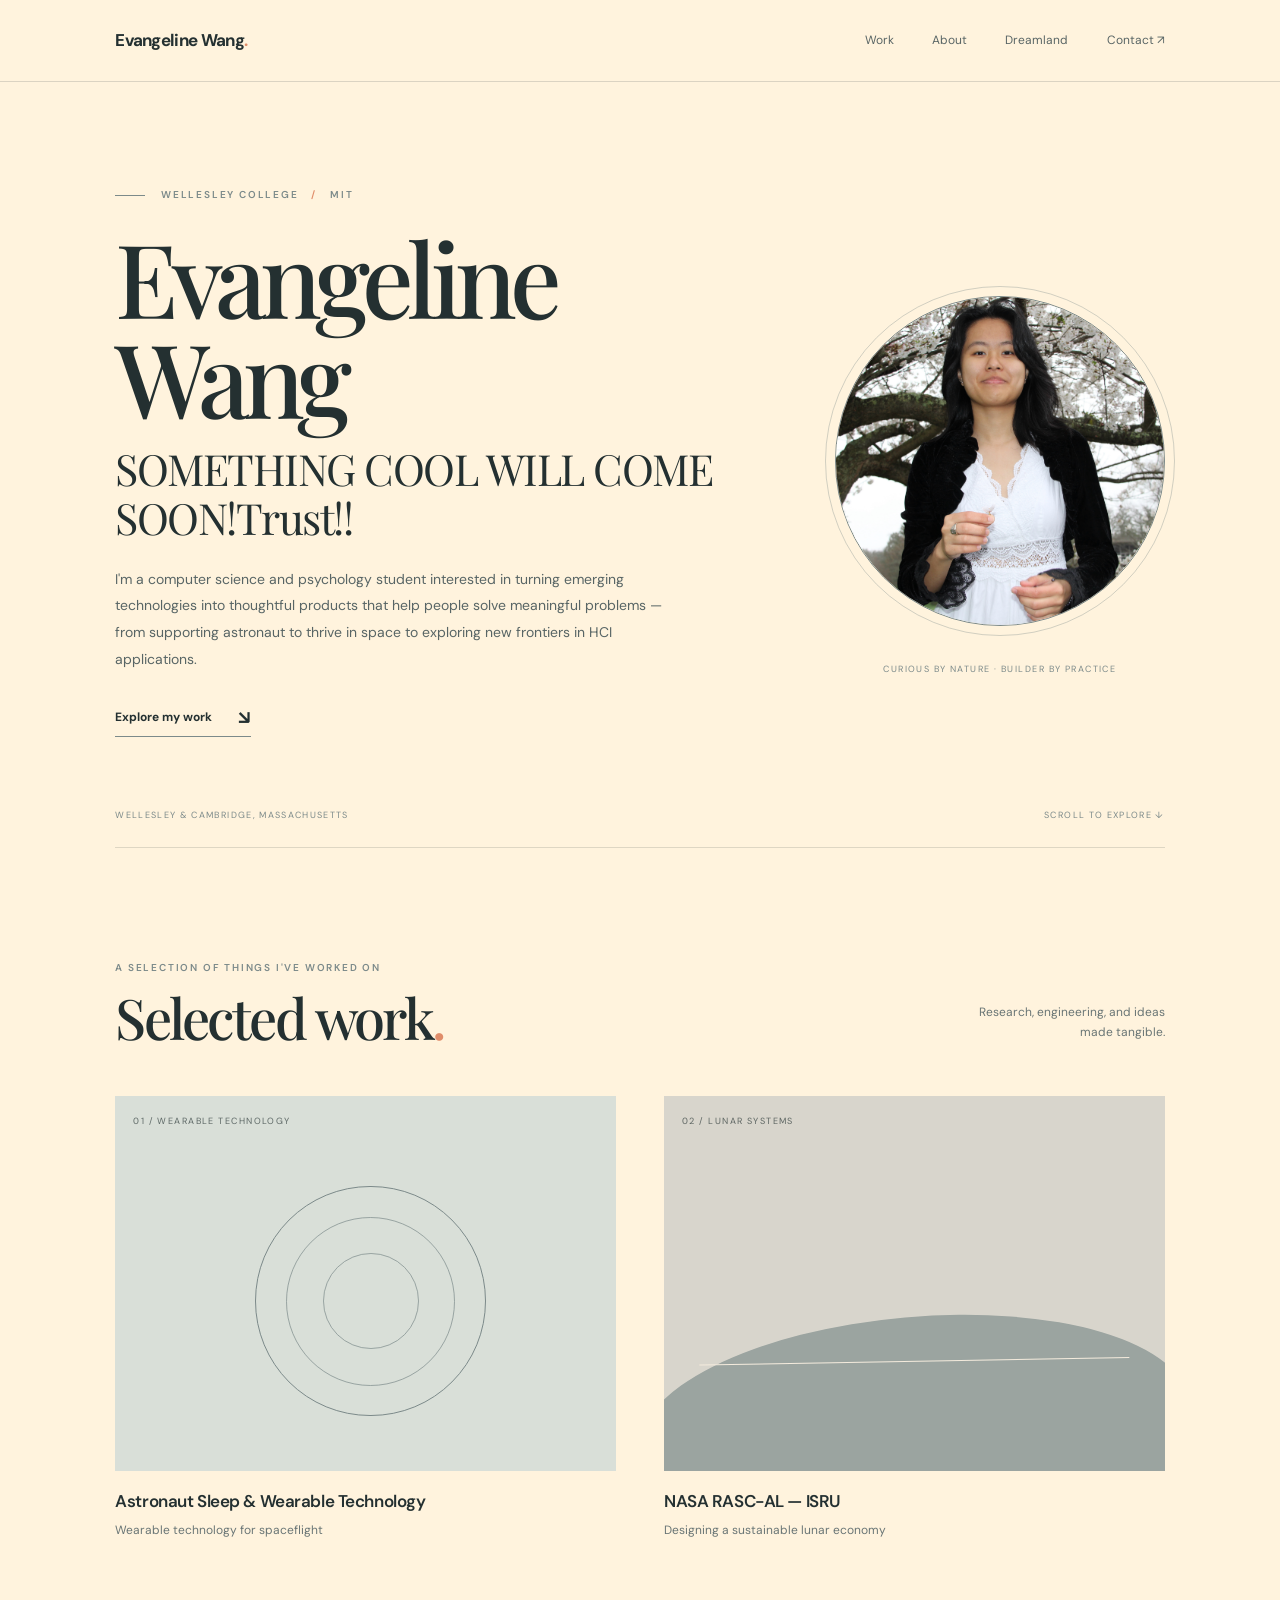
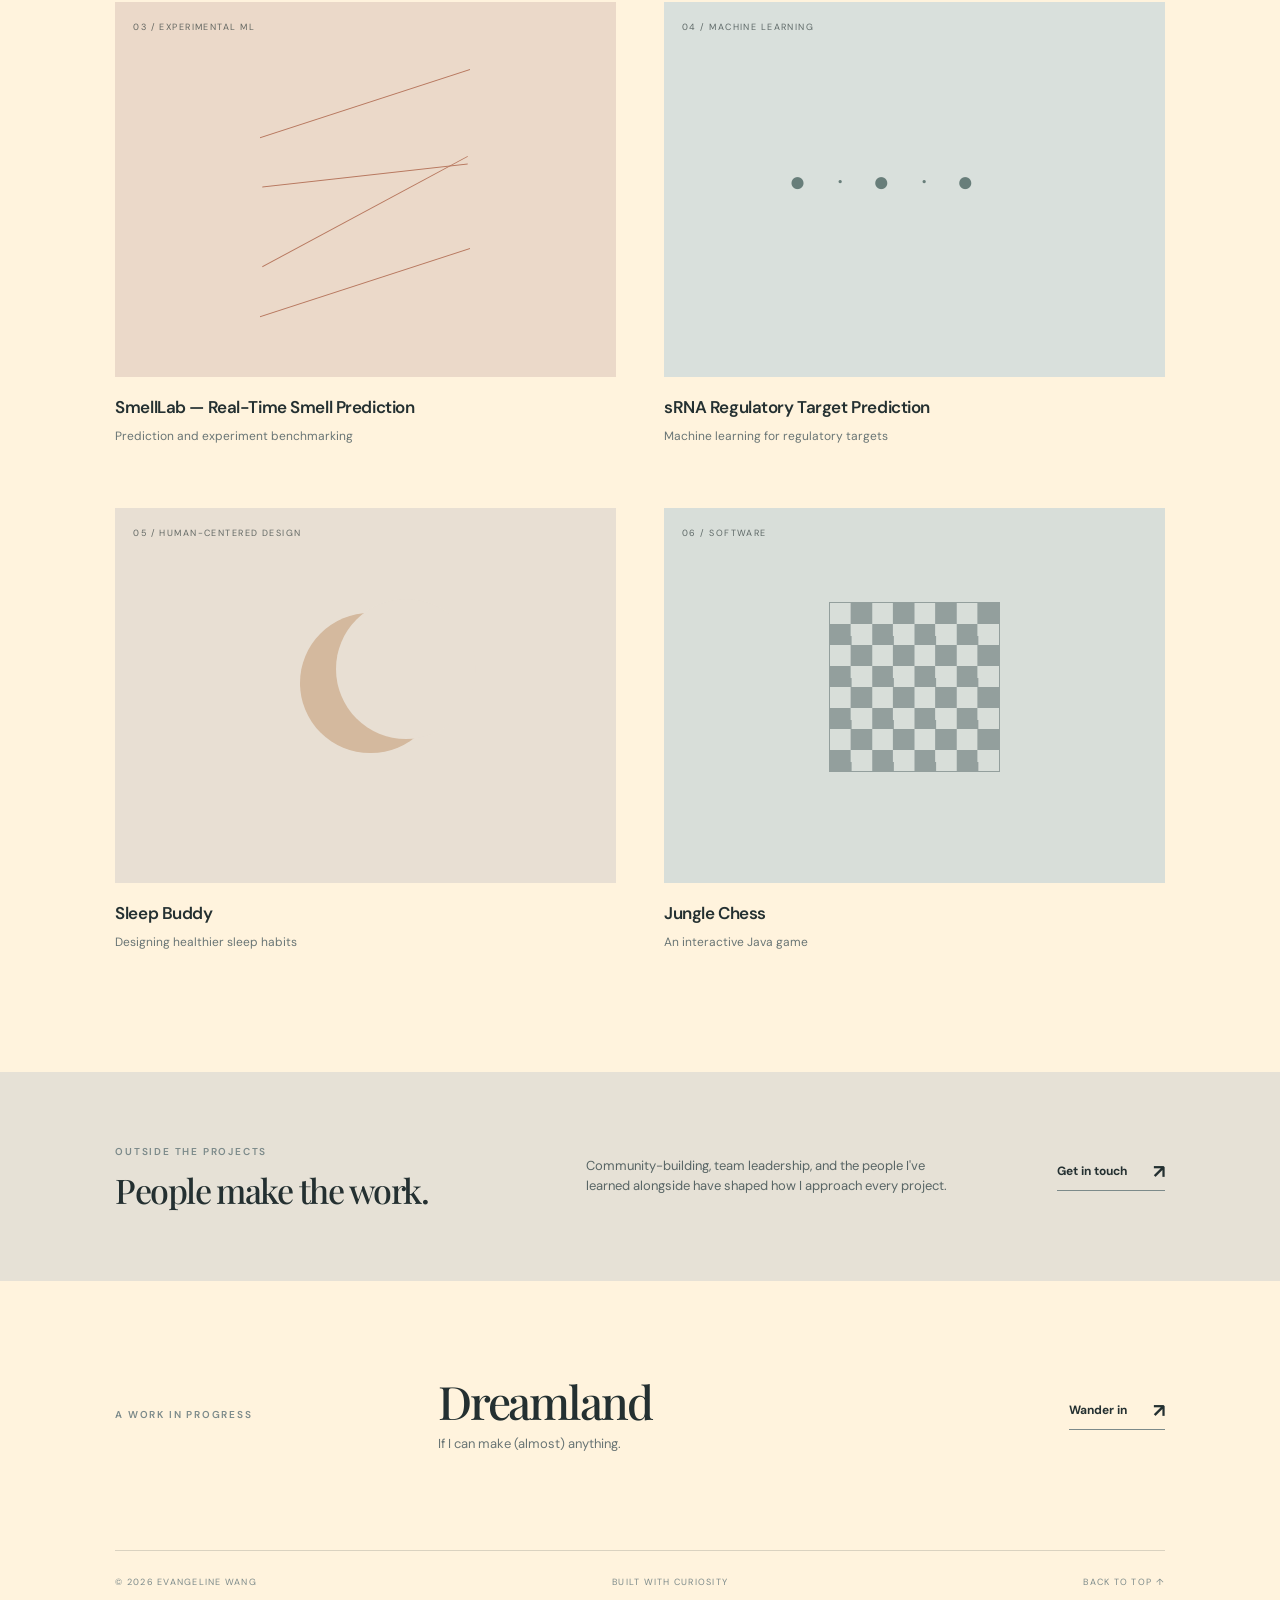
<file: index.html>
<!doctype html>
<html lang="en">
<head>
  <meta charset="utf-8">
  <meta name="viewport" content="width=device-width, initial-scale=1">
  <meta name="description" content="Evangeline Wang — work at the intersection of technology, people, and possibility.">
  <title>Evangeline Wang — Selected Work</title>
  <link rel="stylesheet" href="style.css">
</head>
<body>
  <header class="site-header">
    <a class="wordmark" href="index.html">Evangeline Wang<span class="wordmark-dot">.</span></a>
    <nav aria-label="Main navigation">
      <a href="#work">Work</a>
      <a href="#about">About</a>
      <a href="dreamland.html">Dreamland</a>
      <a href="mailto:hw106@wellesley.edu">Contact ↗</a>
    </nav>
  </header>

  <main>
    <section class="hero page-wrap" id="about">
      <div class="hero-copy">
        <p class="eyebrow"><span class="eyebrow-rule"></span> WELLESLEY COLLEGE <span class="slash">/</span> MIT</p>
        <h1>Evangeline Wang</h1>
        <p class="hero-statement">SOMETHING COOL WILL COME SOON!Trust!!</p>
        <p class="intro">
          I'm a computer science and psychology student interested in turning emerging
          technologies into thoughtful products that help people solve meaningful problems —
          from supporting astronaut to thrive in space to exploring new frontiers in HCI applications.
        </p>
        <a class="text-link" href="#work">Explore my work <span aria-hidden="true">↘</span></a>
      </div>
      <div class="portrait-wrap">
        <img
          src="assets/profilePic.JPG"
          alt="Evangeline's Profile Pic"
          class="profile-photo"
        >
        <p class="portrait-note">CURIOUS BY NATURE · BUILDER BY PRACTICE</p>
      </div>
      <div class="hero-meta">
        <span>WELLESLEY &amp; CAMBRIDGE, MASSACHUSETTS</span>
        <span>SCROLL TO EXPLORE ↓</span>
      </div>
    </section>

    <section class="work-section page-wrap" id="work">
      <div class="section-heading">
        <div>
          <p class="eyebrow">A SELECTION OF THINGS I'VE WORKED ON</p>
          <h2>Selected work<span class="wordmark-dot">.</span></h2>
        </div>
        <p class="section-aside">Research, engineering, and ideas<br>made tangible.</p>
      </div>

      <div class="project-grid">
        <a class="project" href="projects/astronaut-sleep.html">
          <div class="project-visual visual-sleep"><span>01 / WEARABLE TECHNOLOGY</span><i class="visual-orbit"></i></div>
          <div class="project-info"><h3>Astronaut Sleep &amp; Wearable Technology</h3><p>Wearable technology for spaceflight</p></div>
        </a>
        <a class="project" href="projects/nasa-isru.html">
          <div class="project-visual visual-lunar"><span>02 / LUNAR SYSTEMS</span><i class="lunar-horizon"></i></div>
          <div class="project-info"><h3>NASA RASC-AL — ISRU</h3><p>Designing a sustainable lunar economy</p></div>
        </a>
        <a class="project" href="projects/smelllab.html">
          <div class="project-visual visual-smell"><span>03 / EXPERIMENTAL ML</span><i class="smell-lines"></i></div>
          <div class="project-info"><h3>SmellLab — Real-Time Smell Prediction</h3><p>Prediction and experiment benchmarking</p></div>
        </a>
        <a class="project" href="projects/srna.html">
          <div class="project-visual visual-srna"><span>04 / MACHINE LEARNING</span><i class="molecule">● · ● · ●</i></div>
          <div class="project-info"><h3>sRNA Regulatory Target Prediction</h3><p>Machine learning for regulatory targets</p></div>
        </a>
        <a class="project" href="projects/sleep-buddy.html">
          <div class="project-visual visual-buddy"><span>05 / HUMAN-CENTERED DESIGN</span><i class="moon-shape"></i></div>
          <div class="project-info"><h3>Sleep Buddy</h3><p>Designing healthier sleep habits</p></div>
        </a>
        <a class="project" href="projects/jungle-chess.html">
          <div class="project-visual visual-chess"><span>06 / SOFTWARE</span><i class="chess-grid"></i></div>
          <div class="project-info"><h3>Jungle Chess</h3><p>An interactive Java game</p></div>
        </a>
      </div>
    </section>

    <section class="more-section page-wrap">
      <div>
        <p class="eyebrow">OUTSIDE THE PROJECTS</p>
        <h2>People make the work.</h2>
      </div>
      <p>Community-building, team leadership, and the people I've learned alongside have shaped how I approach every project.</p>
      <a class="text-link" href="mailto:hw106@wellesley.edu">Get in touch <span aria-hidden="true">↗</span></a>
    </section>

    <section class="dreamland-strip page-wrap">
      <p class="eyebrow">A WORK IN PROGRESS</p>
      <div><h2>Dreamland</h2><p>If I can make (almost) anything.</p></div>
      <a class="text-link" href="dreamland.html">Wander in <span aria-hidden="true">↗</span></a>
    </section>
  </main>

  <footer class="site-footer page-wrap">
    <span>© 2026 EVANGELINE WANG</span>
    <span>BUILT WITH CURIOSITY</span>
    <a href="#top">BACK TO TOP ↑</a>
  </footer>
</body>
</html>
</file>
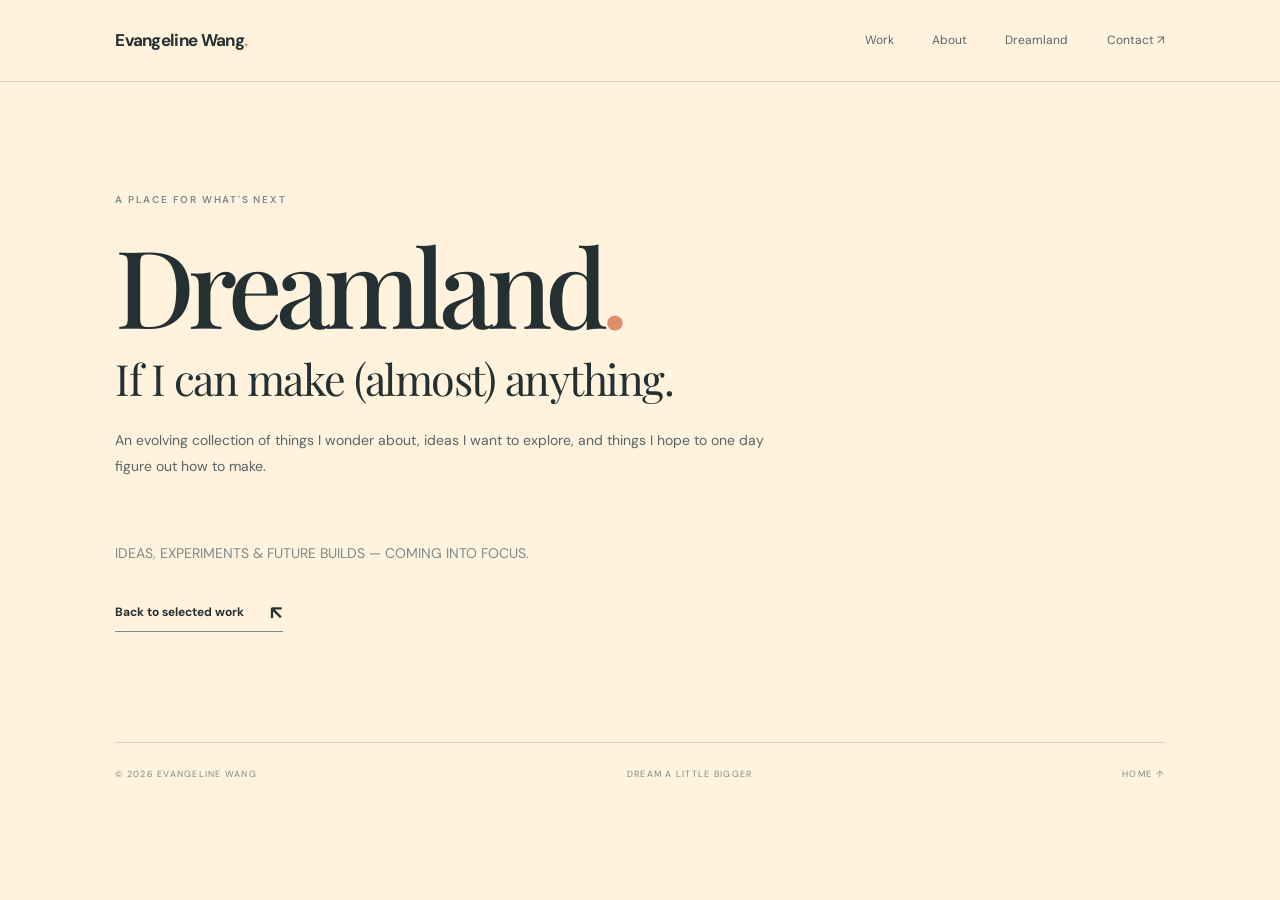
<file: dreamland.html>
<!doctype html>
<html lang="en">
<head>
  <meta charset="utf-8">
  <meta name="viewport" content="width=device-width, initial-scale=1">
  <title>Dreamland — Evangeline Wang</title>
  <link rel="stylesheet" href="style.css">
</head>
<body>
  <header class="site-header">
    <a class="wordmark" href="index.html">Evangeline Wang<span class="wordmark-dot">.</span></a>
    <nav aria-label="Main navigation">
      <a href="index.html#work">Work</a><a href="index.html#about">About</a>
      <a href="dreamland.html" aria-current="page">Dreamland</a>
      <a href="mailto:hw106@wellesley.edu">Contact ↗</a>
    </nav>
  </header>
  <main class="page-wrap" style="min-height:70vh;padding-top:110px;padding-bottom:110px">
    <p class="eyebrow">A PLACE FOR WHAT'S NEXT</p>
    <h1 style="font-size:clamp(58px,9vw,108px)">Dreamland<span class="wordmark-dot">.</span></h1>
    <p class="hero-statement" style="max-width:760px">If I can make (almost) anything.</p>
    <p class="intro" style="max-width:650px">An evolving collection of things I wonder about, ideas I want to explore, and things I hope to one day figure out how to make.</p>
    <p class="intro" style="margin-top:60px;color:var(--sage)">IDEAS, EXPERIMENTS &amp; FUTURE BUILDS — COMING INTO FOCUS.</p>
    <a class="text-link" href="index.html">Back to selected work <span>↖</span></a>
  </main>
  <footer class="site-footer page-wrap"><span>© 2026 EVANGELINE WANG</span><span>DREAM A LITTLE BIGGER</span><a href="index.html">HOME ↑</a></footer>
</body>
</html>
</file>
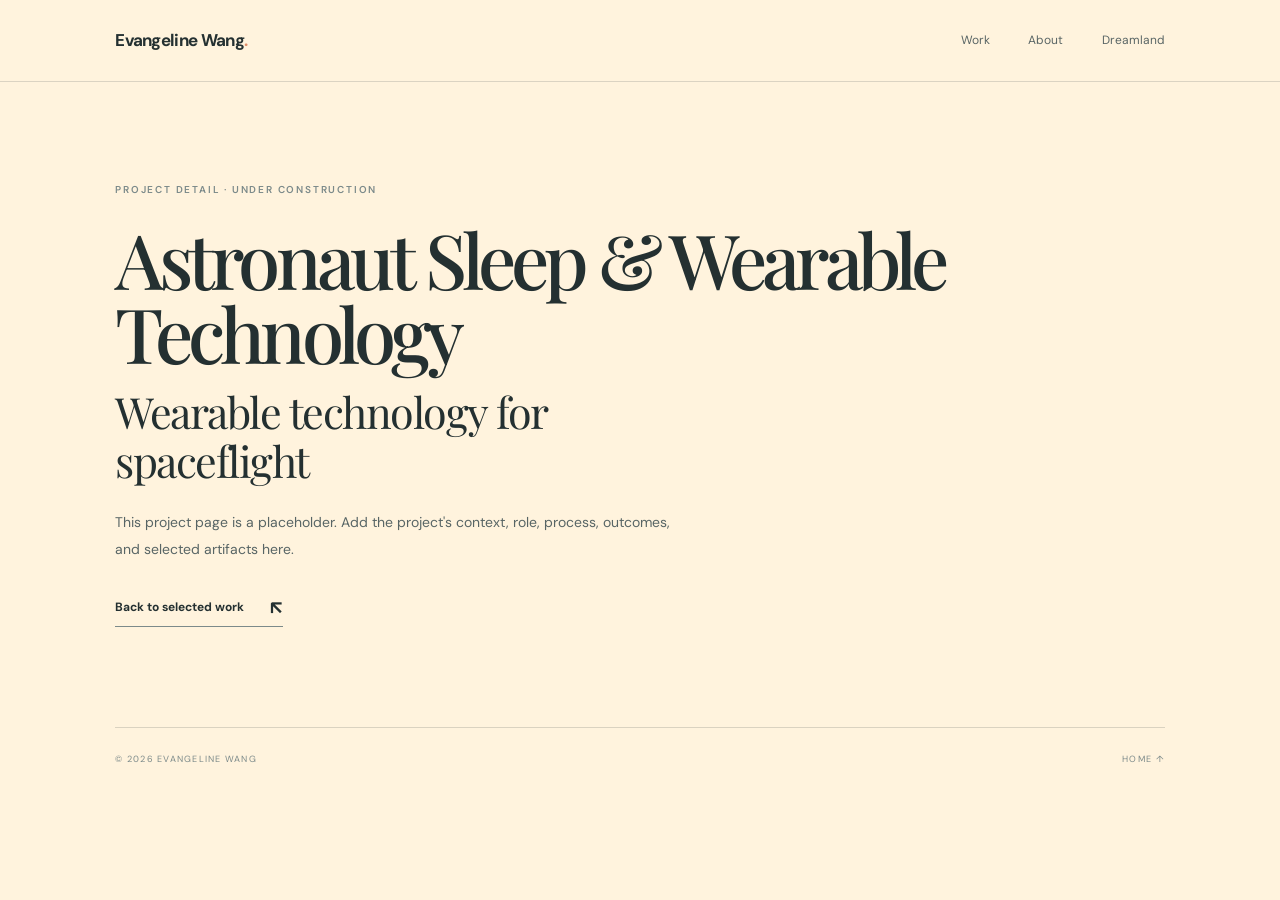
<file: projects/astronaut-sleep.html>
<!doctype html>
<html lang="en"><head><meta charset="utf-8"><meta name="viewport" content="width=device-width, initial-scale=1"><title>Astronaut Sleep & Wearable Technology — Evangeline Wang</title><link rel="stylesheet" href="../style.css"></head>
<body><header class="site-header"><a class="wordmark" href="../index.html">Evangeline Wang<span class="wordmark-dot">.</span></a><nav><a href="../index.html#work">Work</a><a href="../index.html#about">About</a><a href="../dreamland.html">Dreamland</a></nav></header>
<main class="page-wrap" style="min-height:70vh;padding:100px 0"><p class="eyebrow">PROJECT DETAIL · UNDER CONSTRUCTION</p><h1 style="font-size:clamp(42px,7vw,76px)">Astronaut Sleep & Wearable Technology</h1><p class="hero-statement">Wearable technology for spaceflight</p><p class="intro">This project page is a placeholder. Add the project's context, role, process, outcomes, and selected artifacts here.</p><a class="text-link" href="../index.html#work">Back to selected work <span>↖</span></a></main><footer class="site-footer page-wrap"><span>© 2026 EVANGELINE WANG</span><a href="../index.html">HOME ↑</a></footer></body></html>
</file>
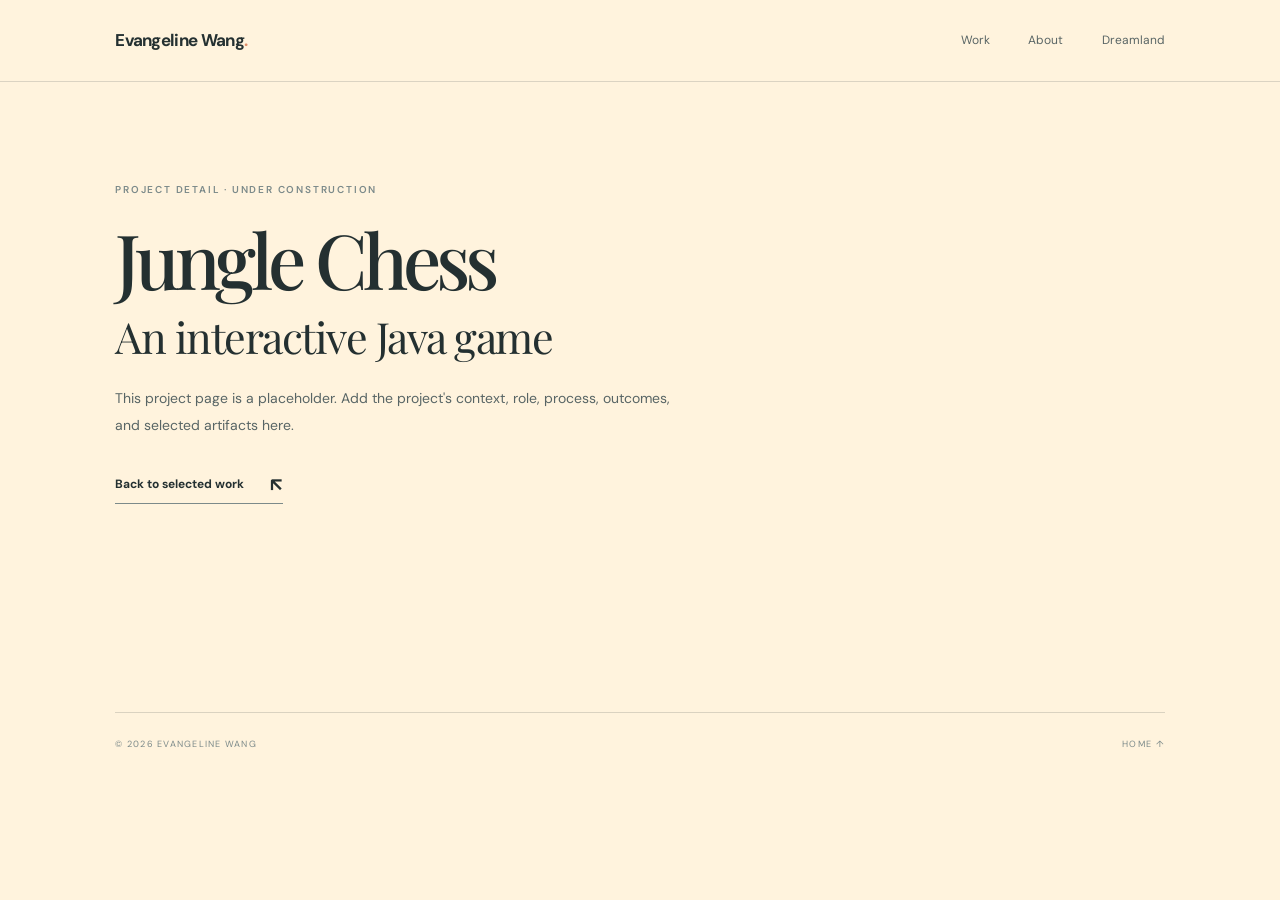
<file: projects/jungle-chess.html>
<!doctype html>
<html lang="en"><head><meta charset="utf-8"><meta name="viewport" content="width=device-width, initial-scale=1"><title>Jungle Chess — Evangeline Wang</title><link rel="stylesheet" href="../style.css"></head>
<body><header class="site-header"><a class="wordmark" href="../index.html">Evangeline Wang<span class="wordmark-dot">.</span></a><nav><a href="../index.html#work">Work</a><a href="../index.html#about">About</a><a href="../dreamland.html">Dreamland</a></nav></header>
<main class="page-wrap" style="min-height:70vh;padding:100px 0"><p class="eyebrow">PROJECT DETAIL · UNDER CONSTRUCTION</p><h1 style="font-size:clamp(42px,7vw,76px)">Jungle Chess</h1><p class="hero-statement">An interactive Java game</p><p class="intro">This project page is a placeholder. Add the project's context, role, process, outcomes, and selected artifacts here.</p><a class="text-link" href="../index.html#work">Back to selected work <span>↖</span></a></main><footer class="site-footer page-wrap"><span>© 2026 EVANGELINE WANG</span><a href="../index.html">HOME ↑</a></footer></body></html>
</file>
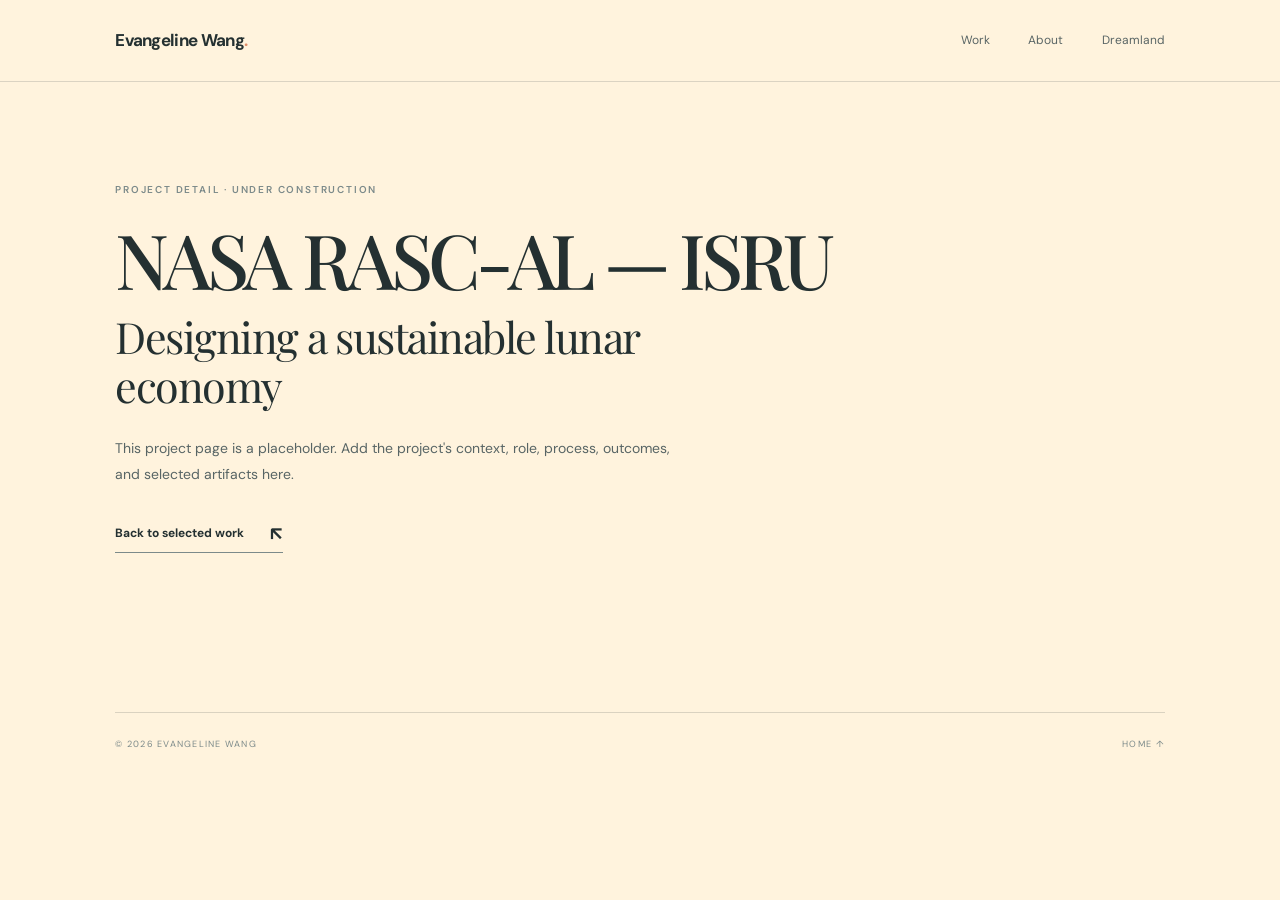
<file: projects/nasa-isru.html>
<!doctype html>
<html lang="en"><head><meta charset="utf-8"><meta name="viewport" content="width=device-width, initial-scale=1"><title>NASA RASC-AL — ISRU — Evangeline Wang</title><link rel="stylesheet" href="../style.css"></head>
<body><header class="site-header"><a class="wordmark" href="../index.html">Evangeline Wang<span class="wordmark-dot">.</span></a><nav><a href="../index.html#work">Work</a><a href="../index.html#about">About</a><a href="../dreamland.html">Dreamland</a></nav></header>
<main class="page-wrap" style="min-height:70vh;padding:100px 0"><p class="eyebrow">PROJECT DETAIL · UNDER CONSTRUCTION</p><h1 style="font-size:clamp(42px,7vw,76px)">NASA RASC-AL — ISRU</h1><p class="hero-statement">Designing a sustainable lunar economy</p><p class="intro">This project page is a placeholder. Add the project's context, role, process, outcomes, and selected artifacts here.</p><a class="text-link" href="../index.html#work">Back to selected work <span>↖</span></a></main><footer class="site-footer page-wrap"><span>© 2026 EVANGELINE WANG</span><a href="../index.html">HOME ↑</a></footer></body></html>
</file>
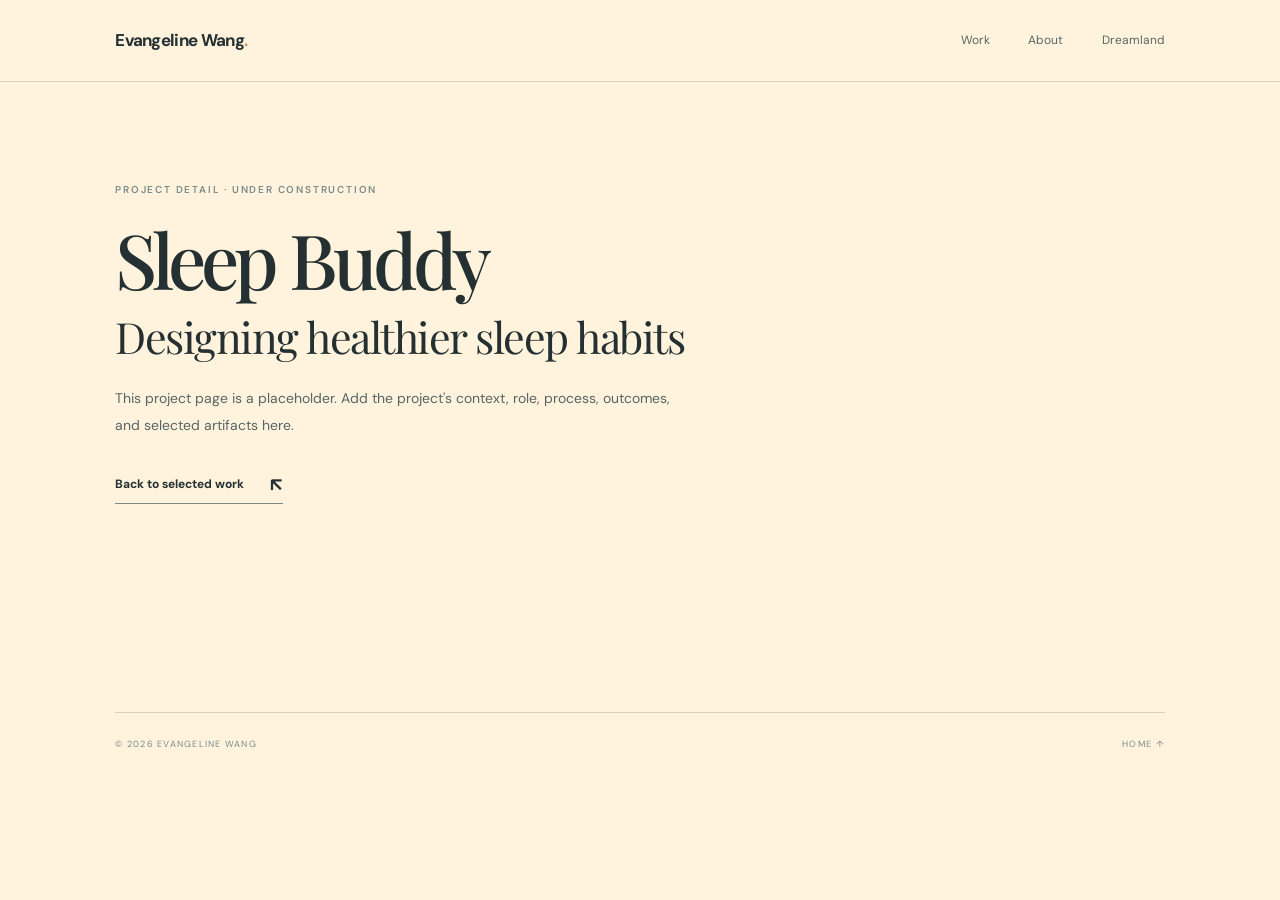
<file: projects/sleep-buddy.html>
<!doctype html>
<html lang="en"><head><meta charset="utf-8"><meta name="viewport" content="width=device-width, initial-scale=1"><title>Sleep Buddy — Evangeline Wang</title><link rel="stylesheet" href="../style.css"></head>
<body><header class="site-header"><a class="wordmark" href="../index.html">Evangeline Wang<span class="wordmark-dot">.</span></a><nav><a href="../index.html#work">Work</a><a href="../index.html#about">About</a><a href="../dreamland.html">Dreamland</a></nav></header>
<main class="page-wrap" style="min-height:70vh;padding:100px 0"><p class="eyebrow">PROJECT DETAIL · UNDER CONSTRUCTION</p><h1 style="font-size:clamp(42px,7vw,76px)">Sleep Buddy</h1><p class="hero-statement">Designing healthier sleep habits</p><p class="intro">This project page is a placeholder. Add the project's context, role, process, outcomes, and selected artifacts here.</p><a class="text-link" href="../index.html#work">Back to selected work <span>↖</span></a></main><footer class="site-footer page-wrap"><span>© 2026 EVANGELINE WANG</span><a href="../index.html">HOME ↑</a></footer></body></html>
</file>
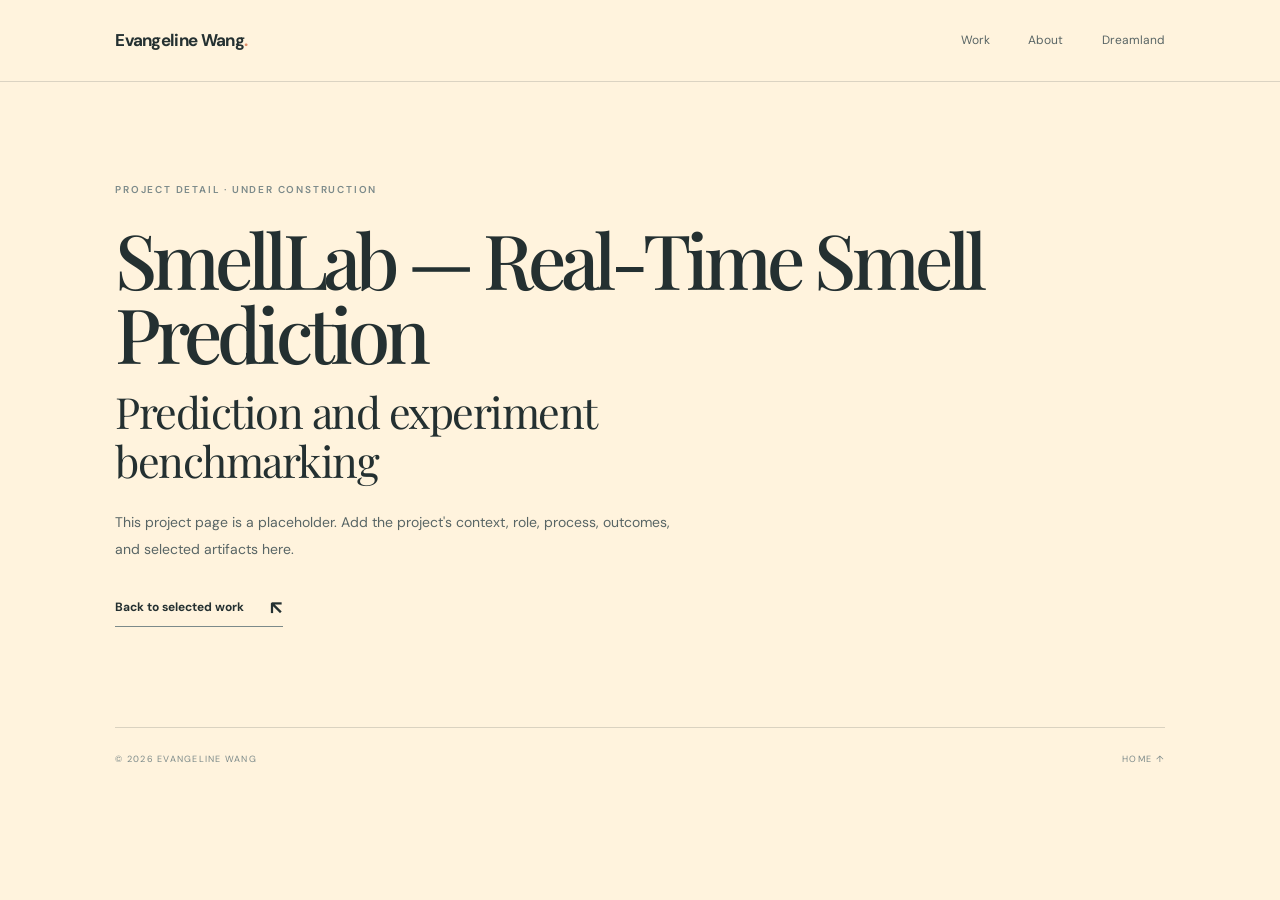
<file: projects/smelllab.html>
<!doctype html>
<html lang="en"><head><meta charset="utf-8"><meta name="viewport" content="width=device-width, initial-scale=1"><title>SmellLab — Real-Time Smell Prediction — Evangeline Wang</title><link rel="stylesheet" href="../style.css"></head>
<body><header class="site-header"><a class="wordmark" href="../index.html">Evangeline Wang<span class="wordmark-dot">.</span></a><nav><a href="../index.html#work">Work</a><a href="../index.html#about">About</a><a href="../dreamland.html">Dreamland</a></nav></header>
<main class="page-wrap" style="min-height:70vh;padding:100px 0"><p class="eyebrow">PROJECT DETAIL · UNDER CONSTRUCTION</p><h1 style="font-size:clamp(42px,7vw,76px)">SmellLab — Real-Time Smell Prediction</h1><p class="hero-statement">Prediction and experiment benchmarking</p><p class="intro">This project page is a placeholder. Add the project's context, role, process, outcomes, and selected artifacts here.</p><a class="text-link" href="../index.html#work">Back to selected work <span>↖</span></a></main><footer class="site-footer page-wrap"><span>© 2026 EVANGELINE WANG</span><a href="../index.html">HOME ↑</a></footer></body></html>
</file>
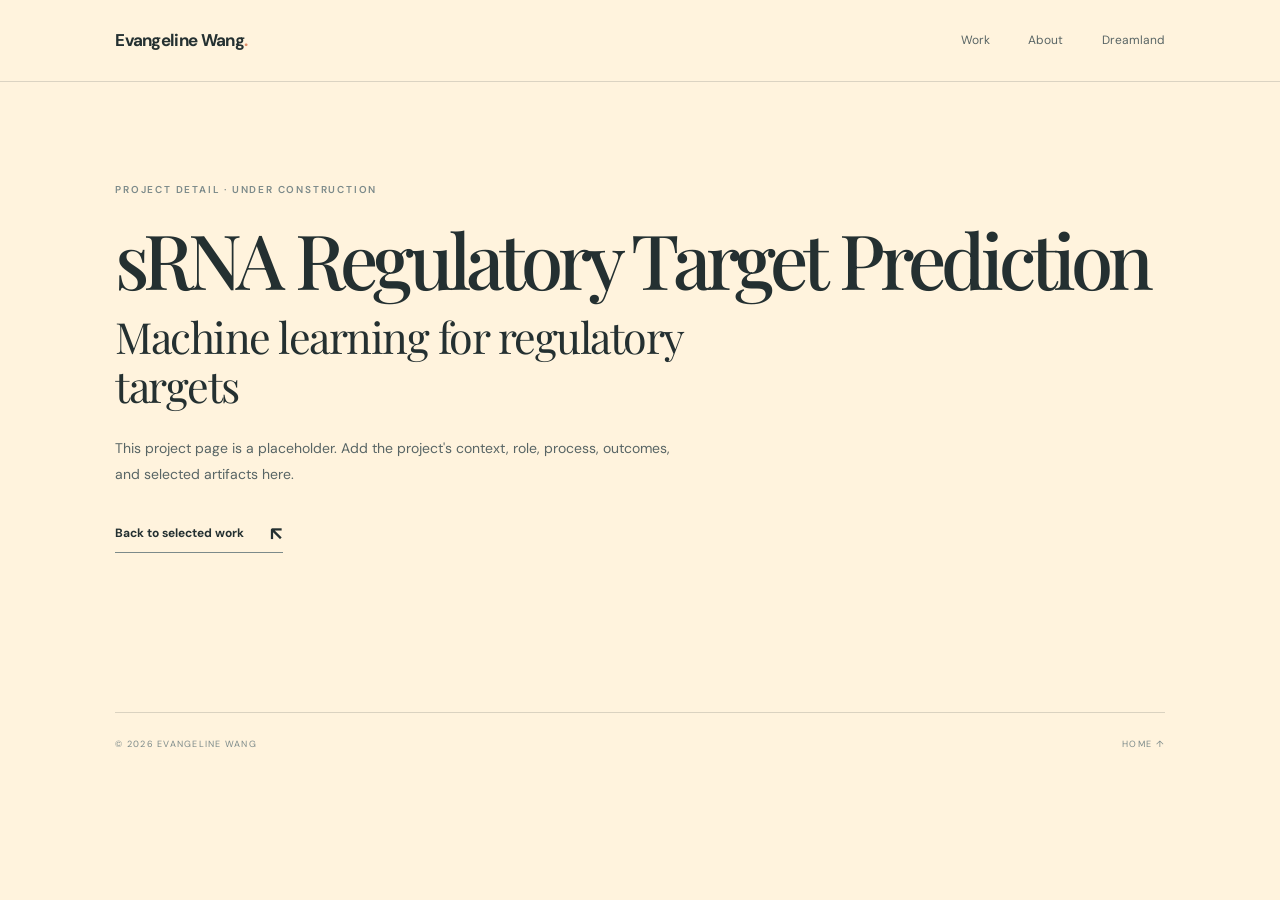
<file: projects/srna.html>
<!doctype html>
<html lang="en"><head><meta charset="utf-8"><meta name="viewport" content="width=device-width, initial-scale=1"><title>sRNA Regulatory Target Prediction — Evangeline Wang</title><link rel="stylesheet" href="../style.css"></head>
<body><header class="site-header"><a class="wordmark" href="../index.html">Evangeline Wang<span class="wordmark-dot">.</span></a><nav><a href="../index.html#work">Work</a><a href="../index.html#about">About</a><a href="../dreamland.html">Dreamland</a></nav></header>
<main class="page-wrap" style="min-height:70vh;padding:100px 0"><p class="eyebrow">PROJECT DETAIL · UNDER CONSTRUCTION</p><h1 style="font-size:clamp(42px,7vw,76px)">sRNA Regulatory Target Prediction</h1><p class="hero-statement">Machine learning for regulatory targets</p><p class="intro">This project page is a placeholder. Add the project's context, role, process, outcomes, and selected artifacts here.</p><a class="text-link" href="../index.html#work">Back to selected work <span>↖</span></a></main><footer class="site-footer page-wrap"><span>© 2026 EVANGELINE WANG</span><a href="../index.html">HOME ↑</a></footer></body></html>
</file>
<file: style.css>
@import url('https://fonts.googleapis.com/css2?family=DM+Sans:wght@400;500;600;700&family=Playfair+Display:ital,wght@0,500;0,600;1,500;1,600&display=swap');

:root {
  --ivory: #FFF3DD;
  --sand: #E6E1D6;
  --space: #243031;
  --slate: #B9B6AE;
  --sage: #7C8A8A;
  --terracotta: #E08D6A;
  --ink: #243031;
  --muted: #697575;
  --page: 1160px;
}
* { box-sizing: border-box; }
html { scroll-behavior: smooth; }
body {
  margin: 0;
  color: var(--ink);
  background: var(--ivory);
  font-family: "DM Sans", Arial, sans-serif;
  line-height: 1.6;
}
a { color: inherit; text-decoration: none; }
.page-wrap { width: min(var(--page), 82%); margin-inline: auto; }
.site-header {
  height: 82px; padding: 0 9%;
  display: flex; align-items: center; justify-content: space-between;
  border-bottom: 1px solid rgba(36,48,49,.16);
}
.wordmark { font-weight: 700; font-size: 17px; letter-spacing: -.04em; }
.wordmark-dot { color: var(--terracotta); }
nav { display: flex; gap: clamp(18px, 3vw, 42px); font-size: 12px; color: #596565; }
nav a:hover, .text-link:hover { color: var(--terracotta); }
.hero {
  min-height: 650px; padding: 105px 0 62px;
  display: grid; grid-template-columns: 1.25fr .75fr;
  column-gap: 8%; align-items: center; position: relative;
}
.hero-copy { max-width: 680px; padding-bottom: 48px; }
.eyebrow {
  margin: 0 0 24px; font-size: 10px; letter-spacing: .18em;
  color: var(--sage); font-weight: 600;
}
.eyebrow-rule { display: inline-block; width: 30px; height: 1px; background: var(--sage); vertical-align: middle; margin-right: 12px; }
.slash { margin: 0 9px; color: var(--terracotta); }
h1, h2, h3, p { margin-top: 0; }
h1 {
  margin-bottom: 16px; font-family: "Playfair Display", Georgia, serif;
  font-size: clamp(64px, 8vw, 106px); line-height: .98; font-weight: 500;
  letter-spacing: -.065em;
}
.hero-statement {
  max-width: 620px; margin-bottom: 24px;
  font-family: "Playfair Display", Georgia, serif;
  font-size: clamp(28px, 3.5vw, 43px); line-height: 1.14; letter-spacing: -.035em;
}
.intro { max-width: 570px; color: #586565; font-size: 14px; line-height: 1.9; }
.text-link {
  display: inline-flex; align-items: center; gap: 26px; margin-top: 22px;
  padding-bottom: 9px; border-bottom: 1px solid var(--sage);
  font-size: 12px; font-weight: 700; transition: color .2s ease;
}
.text-link span { font-size: 19px; line-height: 1; }
.portrait-wrap { justify-self: end; width: min(100%, 330px); text-align: center; }
.portrait-placeholder {
  width: 100%; aspect-ratio: 1; border-radius: 50%;
  border: 1px solid var(--sage); outline: 1px solid rgba(124,138,138,.35);
  outline-offset: 9px; background: var(--sand);
  display: flex; flex-direction: column; align-items: center; justify-content: center;
  color: var(--sage); letter-spacing: .15em; font-size: 10px;
}
.portrait-placeholder small { margin-top: 8px; letter-spacing: .03em; font-size: 11px; }
.portrait-note { margin: 28px 0 0; color: var(--sage); font-size: 9px; letter-spacing: .16em; }
.hero-meta {
  position: absolute; bottom: 25px; left: 0; right: 0;
  display: flex; justify-content: space-between; color: var(--sage);
  font-size: 9px; letter-spacing: .15em;
}
.work-section { padding: 112px 0 120px; border-top: 1px solid rgba(36,48,49,.15); }
.section-heading { display: flex; align-items: end; justify-content: space-between; margin-bottom: 48px; }
.section-heading .eyebrow { margin-bottom: 10px; }
h2 { font-family: "Playfair Display", Georgia, serif; font-size: clamp(38px, 5vw, 56px); line-height: 1.1; font-weight: 500; letter-spacing: -.045em; margin-bottom: 0; }
.section-aside { margin: 0 0 5px; color: var(--muted); font-size: 12px; text-align: right; line-height: 1.7; }
.project-grid { display: grid; grid-template-columns: repeat(2, minmax(0,1fr)); column-gap: 48px; row-gap: 62px; }
.project { display: block; }
.project-visual {
  position: relative; overflow: hidden; aspect-ratio: 4 / 3;
  background: var(--sand); display: flex; align-items: flex-start;
  padding: 18px; color: var(--space);
}
.project-visual > span { z-index: 2; font-size: 9px; letter-spacing: .16em; color: rgba(36,48,49,.68); }
.project-info { padding-top: 17px; }
.project-info h3 { margin-bottom: 5px; font-size: 17px; font-weight: 600; letter-spacing: -.025em; }
.project-info p { margin-bottom: 0; color: var(--muted); font-size: 12px; }
.project:hover .project-info h3 { color: #B85F43; }
.visual-sleep { background: #D9DFD8; }
.visual-orbit { position: absolute; width: 46%; aspect-ratio: 1; border: 1px solid #7C8A8A; border-radius: 50%; top: 24%; left: 28%; }
.visual-orbit:before, .visual-orbit:after { content:""; position:absolute; inset:13%; border:1px solid rgba(124,138,138,.7); border-radius:50%; }
.visual-orbit:after { inset:29%; }
.visual-lunar { background: #D8D5CC; }
.lunar-horizon { position:absolute; left:-5%; right:-5%; bottom:-17%; height:58%; background:#9BA4A0; border-radius:50% 50% 0 0; transform:rotate(-5deg); }
.lunar-horizon:after { content:""; position:absolute; left:12%; right:10%; top:20%; height:1px; background:#F4EBDD; transform:rotate(4deg); }
.visual-smell { background: #EBD9C9; }
.smell-lines { position:absolute; width:42%; height:48%; left:29%; top:27%; border-top:1px solid #B87960; border-bottom:1px solid #B87960; transform:skewY(-18deg); }
.smell-lines:before,.smell-lines:after { content:""; position:absolute; left:0; right:0; top:50%; border-top:1px solid #B87960; transform:translateY(-18px) rotate(12deg); }
.smell-lines:after { transform:translateY(18px) rotate(-12deg); }
.visual-srna { background: #D9E0DC; }
.molecule { position:absolute; left:25%; top:42%; font-size:28px; letter-spacing:12px; color:#687E7A; }
.visual-buddy { background: #E8DFD3; }
.moon-shape { position:absolute; width:28%; aspect-ratio:1; border-radius:50%; background:#D4B99E; left:37%; top:28%; }
.moon-shape:after { content:""; position:absolute; width:100%; height:100%; border-radius:50%; background:#E8DFD3; left:25%; top:-10%; }
.visual-chess { background: #D8DED9; }
.chess-grid { position:absolute; width:34%; aspect-ratio:1; left:33%; top:25%; border:1px solid #7C8A8A; background: repeating-conic-gradient(#7C8A8A 0 25%, transparent 0 50%) 0 0 / 25% 25%; opacity:.75; }
.more-section {
  background: var(--sand); width: 100%; max-width: none; padding: 72px 9%;
  display: grid; grid-template-columns: 1fr 1fr auto; align-items: center; gap: 5%;
}
.more-section .eyebrow { margin-bottom: 12px; }
.more-section h2 { font-size: 34px; }
.more-section > p { max-width: 370px; margin: 0; color: #586565; font-size: 13px; }
.more-section .text-link { white-space: nowrap; margin-top: 0; }
.dreamland-strip { padding: 95px 0; display: grid; grid-template-columns: .7fr 1.5fr auto; align-items: center; gap: 5%; }
.dreamland-strip .eyebrow { margin: 0; }
.dreamland-strip h2 { font-size: 46px; }
.dreamland-strip p:not(.eyebrow) { color: var(--muted); font-size: 13px; margin: 7px 0 0; }
.dreamland-strip .text-link { margin: 0; white-space: nowrap; }
.site-footer { border-top: 1px solid rgba(36,48,49,.17); padding: 24px 0 30px; display:flex; justify-content:space-between; color:var(--sage); font-size:9px; letter-spacing:.14em; }
@media (max-width: 760px) {
  .page-wrap { width: 88%; }
  .site-header { height:auto; min-height:74px; padding:18px 6%; align-items:flex-start; gap:18px; }
  nav { flex-wrap:wrap; justify-content:flex-end; gap:8px 16px; font-size:11px; }
  .hero { min-height:0; padding:72px 0 75px; grid-template-columns:1fr; gap:48px; }
  .hero-copy { padding:0; }
  .portrait-wrap { justify-self:center; width:min(62%,260px); }
  .hero-meta { bottom:22px; font-size:8px; }
  .work-section { padding:78px 0; }
  .section-heading { align-items:start; gap:20px; }
  .section-aside { display:none; }
  .project-grid { column-gap:20px; row-gap:38px; }
  .project-info h3 { font-size:14px; }
  .project-info p { font-size:11px; }
  .more-section { padding:55px 6%; grid-template-columns:1fr; gap:18px; }
  .more-section .text-link { justify-self:start; }
  .dreamland-strip { padding:65px 0; grid-template-columns:1fr; gap:20px; }
  .site-footer { width:88%; gap:12px; flex-wrap:wrap; font-size:8px; }
}
@media (max-width: 480px) {
  .project-grid { grid-template-columns:1fr; row-gap:36px; }
  .site-header { flex-direction:column; }
  nav { justify-content:flex-start; }
  .hero-meta span:last-child { display:none; }
}
.profile-photo {
  width: 100%;
  aspect-ratio: 1;
  object-fit: cover;
  border-radius: 50%;
  border: 1px solid var(--sage);
  outline: 1px solid rgba(124,138,138,.35);
  outline-offset: 9px;
}
</file>
